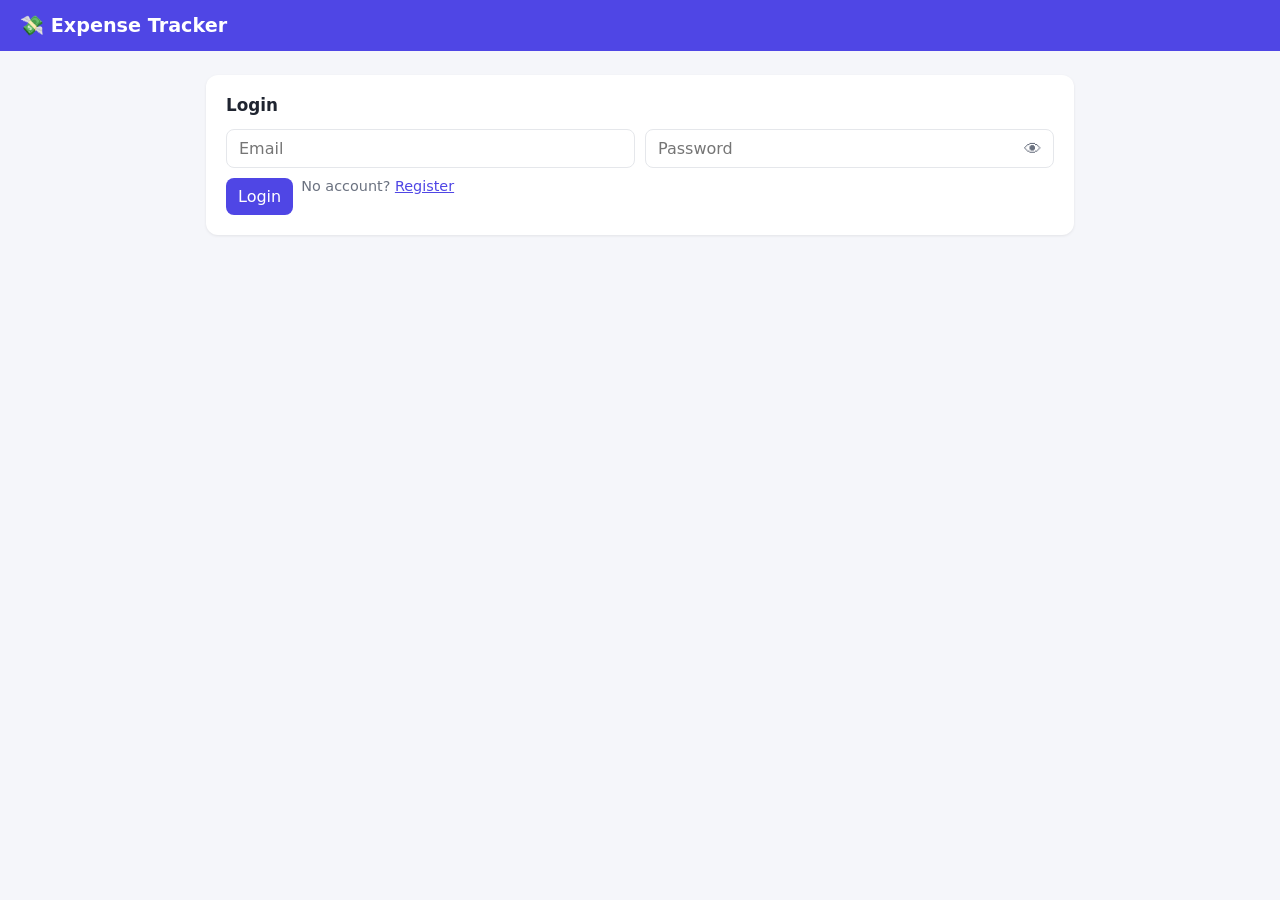
<file: frontend/index.html>
<!DOCTYPE html>
<html lang="en">
<head>
<meta charset="UTF-8">
<meta name="viewport" content="width=device-width, initial-scale=1">
<title>Expense Tracker</title>
<style>
  :root { --bg:#f5f6fa; --card:#fff; --ink:#1f2430; --muted:#6b7280; --brand:#4f46e5; --danger:#dc2626; --ok:#16a34a; --line:#e5e7eb; }
  * { box-sizing:border-box; }
  body { margin:0; font-family:system-ui,-apple-system,Segoe UI,Roboto,sans-serif; background:var(--bg); color:var(--ink); }
  header { background:var(--brand); color:#fff; padding:14px 20px; display:flex; justify-content:space-between; align-items:center; }
  header h1 { margin:0; font-size:1.2rem; }
  main { max-width:900px; margin:24px auto; padding:0 16px; }
  .card { background:var(--card); border-radius:12px; padding:20px; margin-bottom:20px; box-shadow:0 1px 3px rgba(0,0,0,.08); }
  h2 { margin:0 0 14px; font-size:1.05rem; }
  input, select, button { font:inherit; padding:9px 12px; border:1px solid var(--line); border-radius:8px; }
  input, select { width:100%; }
  input:invalid:not(:placeholder-shown) { border-color:var(--danger); }
  button { background:var(--brand); color:#fff; border:none; cursor:pointer; }
  button.ghost { background:transparent; color:var(--brand); border:1px solid var(--brand); }
  button.danger { background:var(--danger); }
  button.small { padding:5px 10px; font-size:.85rem; }
  .row { display:grid; grid-template-columns:repeat(auto-fit,minmax(160px,1fr)); gap:10px; margin-bottom:10px; }
  .actions { display:flex; gap:8px; flex-wrap:wrap; }
  table { width:100%; border-collapse:collapse; }
  th, td { text-align:left; padding:10px 8px; border-bottom:1px solid var(--line); font-size:.92rem; }
  th { color:var(--muted); font-weight:600; }
  .amount { font-variant-numeric:tabular-nums; font-weight:600; }
  .stats { display:grid; grid-template-columns:repeat(auto-fit,minmax(160px,1fr)); gap:12px; }
  .stat { background:var(--bg); border-radius:10px; padding:14px; }
  .stat b { display:block; font-size:1.4rem; margin-top:4px; }
  .msg { padding:10px 12px; border-radius:8px; margin-bottom:12px; display:none; font-size:.9rem; }
  .msg.err { display:block; background:#fee2e2; color:#991b1b; }
  .msg.ok  { display:block; background:#dcfce7; color:#166534; }
  .hidden { display:none !important; }
  .muted { color:var(--muted); font-size:.9rem; }
  .bar { height:8px; background:var(--brand); border-radius:4px; margin-top:4px; }
  a.link { color:var(--brand); cursor:pointer; text-decoration:underline; }
  .pw-wrap { position:relative; }
  .eye { position:absolute; right:4px; top:50%; transform:translateY(-50%); background:none; border:none; color:var(--muted); padding:6px 8px; cursor:pointer; font-size:1.1rem; }
  .hdr-right { display:flex; align-items:center; gap:12px; }
  .chip { background:rgba(255,255,255,.18); padding:6px 12px; border-radius:999px; font-size:.9rem; max-width:220px; overflow:hidden; text-overflow:ellipsis; white-space:nowrap; }
  button:disabled { opacity:.65; cursor:not-allowed; }
  label.lbl { display:block; font-size:.8rem; color:var(--muted); margin-bottom:4px; }
</style>
</head>
<body>

<header>
  <h1>💸 Expense Tracker</h1>
  <div class="hdr-right">
    <span id="userChip" class="chip hidden"></span>
    <button id="logoutBtn" class="ghost hidden" style="color:#fff;border-color:#fff">Logout</button>
  </div>
</header>

<main>
  <div id="msg" class="msg"></div>

  <!-- ===== AUTH VIEW ===== -->
  <section id="authView" class="card">
    <h2 id="authTitle">Login</h2>
    <form id="authForm" novalidate>
      <div class="row">
        <input id="fullname" placeholder="Name" class="hidden">
        <input id="name" placeholder="Username" class="hidden">
        <input id="email" type="email" placeholder="Email" required>
        <div class="pw-wrap">
          <input id="password" type="password" placeholder="Password" required style="padding-right:44px">
          <button type="button" id="eyeBtn" class="eye" aria-label="Show or hide password">👁</button>
        </div>
      </div>
      <div class="actions">
        <button type="submit" id="authSubmit">Login</button>
        <span class="muted"><span id="toggleText">No account?</span> <a class="link" id="toggleLink">Register</a></span>
      </div>
    </form>
  </section>

  <!-- ===== APP VIEW ===== -->
  <div id="appView" class="hidden">

    <section class="card">
      <h2>This month</h2>
      <div class="row" style="max-width:260px">
        <input type="month" id="monthPicker">
      </div>
      <div class="stats" id="stats"></div>
      <div id="catBars" style="margin-top:16px"></div>
    </section>

    <section class="card">
      <h2 id="formTitle">Add expense</h2>
      <form id="expenseForm" novalidate>
        <div class="row">
          <div>
            <label class="lbl" for="eTitle">Title</label>
            <input id="eTitle" placeholder="Title (e.g. Lunch)" required minlength="2" maxlength="100">
          </div>
          <div>
            <label class="lbl" for="eAmount">Amount</label>
            <input id="eAmount" type="number" step="0.01" min="0.01" max="1000000" placeholder="Amount (max 10,00,000)" required>
          </div>
          <div>
            <label class="lbl" for="eCategory">Category</label>
            <input id="eCategory" placeholder="Category (e.g. Food)" pattern="[A-Za-z ]+" title="Letters only, no numbers" maxlength="50">
          </div>
          <div>
            <label class="lbl" for="eDate">Date</label>
            <input id="eDate" type="date">
          </div>
          <div>
            <label class="lbl" for="eNote">Note</label>
            <input id="eNote" placeholder="e.g. online order on Swiggy" maxlength="200">
          </div>
        </div>
        <div class="actions">
          <button type="submit" id="eSubmit">Add</button>
          <button type="button" class="ghost hidden" id="eCancel">Cancel edit</button>
        </div>
      </form>
    </section>

    <section class="card">
      <h2>Expenses</h2>
      <table>
        <thead><tr><th>Date</th><th>Title</th><th>Category</th><th>Note</th><th>Amount</th><th></th></tr></thead>
        <tbody id="rows"></tbody>
      </table>
      <p id="empty" class="muted hidden">No expenses yet. Add your first one above.</p>
    </section>
  </div>
</main>

<script>
/* ============================================================
   CONFIG — change these to match YOUR API.
   ============================================================ */

// Local testing uses your own backend; anywhere else uses Render.
const API_BASE = ["localhost", "127.0.0.1"].includes(location.hostname)
  ? "http://127.0.0.1:8000"
  : "https://expense-tracker-api-g65h.onrender.com";

const ROUTES = {
  register: { method: "POST",   path: "/users/" },
  login:    { method: "POST",   path: "/auth/login" },
  logout:   { method: "POST",   path: "/auth/logout" },
  me:       { method: "GET",    path: "/auth/me" },
  list:     { method: "GET",    path: "/expenses" },
  create:   { method: "POST",   path: "/expenses" },
  update:   (id) => ({ method: "PUT",    path: `/expenses/${id}` }),
  remove:   (id) => ({ method: "DELETE", path: `/expenses/${id}` }),
  summary:  { method: "GET",    path: "/expenses/summary" }
};

// Field names your expense JSON uses. They must match your backend schema
// EXACTLY, including lowercase. If your schema calls the note "msg" or
// "description", change only the word on the "note:" line.
const F = {
  id: "id",
  title: "title",
  amount: "amount",
  category: "category",
  date: "expense_date",
  note: "note"
};

// Input limits (keep these the same as your backend schema)
const MAX_AMOUNT = 1000000;
/* ============================================================ */

const $ = (id) => document.getElementById(id);
let token = localStorage.getItem("token");
let registerMode = false;
let editingId = null;
let expenses = [];

/* ---------- helpers ---------- */
function show(text, type = "err") {
  const m = $("msg"); m.textContent = text; m.className = "msg " + type;
  if (type === "ok") setTimeout(() => (m.className = "msg"), 2500);
}
function clearMsg() { $("msg").className = "msg"; }

/* ---------- friendly error messages ---------- */
const FIELD_LABELS = {
  email: "Email", password: "Password", username: "Username", name: "Name",
  title: "Title", amount: "Amount", category: "Category",
  expense_date: "Date", note: "Note"
};

function cleanMsg(m) {
  return String(m || "").replace(/^Value error,\s*/i, "").replace(/^./, (c) => c.toUpperCase());
}

function friendlyError(status, detail) {
  if (Array.isArray(detail)) {
    return detail.map((d) => {
      const field = FIELD_LABELS[d.loc && d.loc[d.loc.length - 1]];
      const msg = cleanMsg(d.msg);
      return field ? `${field}: ${msg}` : msg;
    }).join(" • ");
  }
  if (typeof detail === "string" && detail && status < 500) return cleanMsg(detail);
  if (status === 404) return "We couldn't find what you were looking for.";
  if (status === 429) return "Too many attempts. Please wait a moment and try again.";
  if (status >= 500) return "Something went wrong on our side. Please try again in a moment.";
  return "Something went wrong. Please try again.";
}

async function api(route, { body, form, query } = {}) {
  const headers = {};
  if (token) headers["Authorization"] = "Bearer " + token;
  let payload;
  if (form)      { headers["Content-Type"] = "application/x-www-form-urlencoded"; payload = new URLSearchParams(form); }
  else if (body) { headers["Content-Type"] = "application/json"; payload = JSON.stringify(body); }
  const qs = query ? "?" + new URLSearchParams(query) : "";

  let res;
  try {
    res = await fetch(API_BASE + route.path + qs, { method: route.method, headers, body: payload });
  } catch {
    throw new Error("Can't reach the server. Check your internet connection and try again. If the server was idle, give it a few seconds to wake up.");
  }

  if (res.status === 401 && token) { doLocalLogout(); throw new Error("Your session has expired. Please log in again."); }
  if (!res.ok) {
    let detail = null;
    try { detail = (await res.json()).detail; } catch {}
    throw new Error(friendlyError(res.status, detail));
  }
  return res.status === 204 ? null : res.json().catch(() => null);
}

/* ---------- show / hide password ---------- */
$("eyeBtn").onclick = () => {
  const p = $("password");
  const hidden = p.type === "password";
  p.type = hidden ? "text" : "password";
  $("eyeBtn").textContent = hidden ? "🙈" : "👁";
};

/* ---------- auth ---------- */
function renderAuthMode() {
  $("authTitle").textContent = registerMode ? "Register" : "Login";
  $("authSubmit").textContent = registerMode ? "Create account" : "Login";
  $("toggleText").textContent = registerMode ? "Have an account?" : "No account?";
  $("toggleLink").textContent = registerMode ? "Login" : "Register";
  $("name").classList.toggle("hidden", !registerMode);
  $("fullname").classList.toggle("hidden", !registerMode);
}
$("toggleLink").onclick = () => { registerMode = !registerMode; renderAuthMode(); clearMsg(); };

const EMAIL_RE = /^[^\s@]+@[^\s@]+\.[^\s@]{2,}$/;

function fail(msg, fieldId) {
  show(msg);
  if (fieldId) $(fieldId).focus();
}

$("authForm").onsubmit = async (e) => {
  e.preventDefault(); clearMsg();
  const email = $("email").value.trim(), password = $("password").value;
  const fullname = $("fullname").value.trim(), username = $("name").value.trim();

  if (registerMode) {
    if (!/^[A-Za-z][A-Za-z .'-]{1,49}$/.test(fullname))
      return fail("Please enter your name (letters only, at least 2 characters).", "fullname");
    if (!/^[A-Za-z0-9_]{3,20}$/.test(username))
      return fail("Username must be 3 to 20 characters: letters, numbers or underscore only.", "name");
  }
  if (!email) return fail("Please enter your email address.", "email");
  if (!EMAIL_RE.test(email)) return fail("That doesn't look like a valid email address.", "email");
  if (!password) return fail("Please enter your password.", "password");
  if (registerMode && password.length < 8) return fail("Password must be at least 8 characters.", "password");

  const btn = $("authSubmit");
  btn.disabled = true;
  btn.textContent = registerMode ? "Creating account…" : "Logging in…";
  try {
    if (registerMode) {
      await api(ROUTES.register, { body: { name: fullname, username, email, password } });
      show("Account created. Please log in.", "ok");
      registerMode = false; renderAuthMode();
      return;
    }
    token = null;   // make sure an old token is not sent with a fresh login
    const data = await api(ROUTES.login, { body: { email, password } });
    if (!data || !data.access_token) {
      throw new Error("Login did not work. Please try again in a moment.");
    }
    token = data.access_token;
    localStorage.setItem("token", token);
    localStorage.setItem("userLabel", email);   // fallback label until the username loads
    $("password").value = "";
    enterApp();
  } catch (err) { show(err.message); }
  finally { btn.disabled = false; renderAuthMode(); }
};

function doLocalLogout() {
  token = null;
  localStorage.removeItem("token");
  localStorage.removeItem("userLabel");
  $("authView").classList.remove("hidden");
  $("appView").classList.add("hidden");
  $("logoutBtn").classList.add("hidden");
  $("userChip").classList.add("hidden");
}

/* Shows the logged-in username in the header */
async function loadMe() {
  let label = localStorage.getItem("userLabel");
  try {
    const me = await api(ROUTES.me);
    if (me) {
      label = me.username || me.name || me.email || label;
      if (label) localStorage.setItem("userLabel", label);
    }
  } catch {}
  if (!token) return;   // logged out while loading
  if (label) {
    $("userChip").textContent = "👤 " + label;
    $("userChip").classList.remove("hidden");
  }
}
$("logoutBtn").onclick = async () => {
  try { await api(ROUTES.logout); } catch {}
  doLocalLogout();
};

/* ---------- app ---------- */
function enterApp() {
  $("authView").classList.add("hidden");
  $("appView").classList.remove("hidden");
  $("logoutBtn").classList.remove("hidden");
  const now = new Date();
  if (!$("monthPicker").value)
    $("monthPicker").value = `${now.getFullYear()}-${String(now.getMonth() + 1).padStart(2, "0")}`;
  loadMe();
  loadAll();
}

async function loadAll() {
  try {
    expenses = (await api(ROUTES.list)) || [];
    renderTable();
    loadSummary();
  } catch (err) { show(err.message); }
}

function fmt(n) { return "₹" + Number(n).toLocaleString("en-IN", { minimumFractionDigits: 2, maximumFractionDigits: 2 }); }

function getDate(x) {
  let v = x[F.date];
  if (!v) { const k = Object.keys(x).find((k) => /date|created|time/i.test(k)); if (k) v = x[k]; }
  return (v || "").toString().slice(0, 10);
}

function renderTable() {
  const tbody = $("rows"); tbody.innerHTML = "";
  $("empty").classList.toggle("hidden", expenses.length > 0);
  for (const x of expenses) {
    const tr = document.createElement("tr");
    const cells = [getDate(x), x[F.title], x[F.category] || "—", x[F.note] || "—"];
    cells.forEach((v) => { const td = document.createElement("td"); td.textContent = v; tr.appendChild(td); });

    const amt = document.createElement("td"); amt.className = "amount"; amt.textContent = fmt(x[F.amount]); tr.appendChild(amt);

    const act = document.createElement("td"); act.className = "actions";
    const ed = document.createElement("button"); ed.className = "small ghost"; ed.textContent = "Edit";
    ed.onclick = () => startEdit(x);
    const del = document.createElement("button"); del.className = "small danger"; del.textContent = "Delete";
    del.onclick = () => deleteExpense(x[F.id]);
    act.append(ed, del); tr.appendChild(act);
    tbody.appendChild(tr);
  }
}

function loadSummary() {
  const [y, m] = ($("monthPicker").value || "").split("-");
  const inMonth = expenses.filter((x) => getDate(x).startsWith(`${y}-${m}`));
  const total = inMonth.reduce((s, x) => s + Number(x[F.amount]), 0);

  const byCat = {};
  inMonth.forEach((x) => { const c = x[F.category] || "Uncategorised"; byCat[c] = (byCat[c] || 0) + Number(x[F.amount]); });

  $("stats").innerHTML = `
    <div class="stat">Total spent<b>${fmt(total)}</b></div>
    <div class="stat">Expenses<b>${inMonth.length}</b></div>
    `;

  const bars = $("catBars"); bars.innerHTML = "";
  Object.entries(byCat).sort((a, b) => b[1] - a[1]).forEach(([cat, sum]) => {
    const div = document.createElement("div"); div.style.marginBottom = "10px";
    const label = document.createElement("div"); label.className = "muted";
    label.textContent = `${cat} — ${fmt(sum)}`;
    const bar = document.createElement("div"); bar.className = "bar"; bar.style.width = (total ? (sum / total) * 100 : 0) + "%";
    div.append(label, bar); bars.appendChild(div);
  });
}
$("monthPicker").onchange = loadSummary;

/* ---------- create / edit / delete (with validation) ---------- */
$("expenseForm").onsubmit = async (e) => {
  e.preventDefault(); clearMsg();

  const title = $("eTitle").value.trim();
  const amountText = $("eAmount").value.trim();
  const amount = parseFloat(amountText);
  const category = $("eCategory").value.trim();
  const expenseDate = $("eDate").value;          // "YYYY-MM-DD" or ""
  const note = $("eNote").value.trim();

  if (title.length < 2 || title.length > 100)
    return show("Title must be 2 to 100 characters.");
  if (!Number.isFinite(amount) || amount <= 0)
    return show("Amount must be greater than 0.");
  if (amount > MAX_AMOUNT)
    return show("Amount cannot be more than ₹10,00,000.");
  if (!/^\d+(\.\d{1,2})?$/.test(amountText))
    return show("Amount can have at most 2 decimal places.");
  if (category && !/^[A-Za-z ]{1,50}$/.test(category))
    return show("Category must be letters only (no numbers or symbols).");
  if (note.length > 200)
    return show("Note can be at most 200 characters.");

  const body = {
    [F.title]: title,
    [F.amount]: amount,
    [F.category]: category || null
  };
  if (expenseDate) body[F.date] = expenseDate;   // only sent when chosen
  if (note) body[F.note] = note;                 // only sent when typed

  try {
    if (editingId !== null) await api(ROUTES.update(editingId), { body });
    else await api(ROUTES.create, { body });
    show(editingId !== null ? "Expense updated." : "Expense added.", "ok");
    resetForm(); loadAll();
  } catch (err) { show(err.message); }
};

function startEdit(x) {
  editingId = x[F.id];
  $("eTitle").value = x[F.title];
  $("eAmount").value = x[F.amount];
  $("eCategory").value = x[F.category] || "";
  $("eDate").value = getDate(x);
  $("eNote").value = x[F.note] || "";
  $("formTitle").textContent = "Edit expense"; $("eSubmit").textContent = "Save";
  $("eCancel").classList.remove("hidden");
  window.scrollTo({ top: $("expenseForm").offsetTop - 80, behavior: "smooth" });
}
function resetForm() {
  editingId = null; $("expenseForm").reset();
  $("formTitle").textContent = "Add expense"; $("eSubmit").textContent = "Add";
  $("eCancel").classList.add("hidden");
}
$("eCancel").onclick = resetForm;

async function deleteExpense(id) {
  if (!confirm("Delete this expense?")) return;
  try { await api(ROUTES.remove(id)); show("Deleted.", "ok"); loadAll(); }
  catch (err) { show(err.message); }
}

/* ---------- boot ---------- */
renderAuthMode();
if (token) enterApp();
</script>
</body>
</html>
</file>
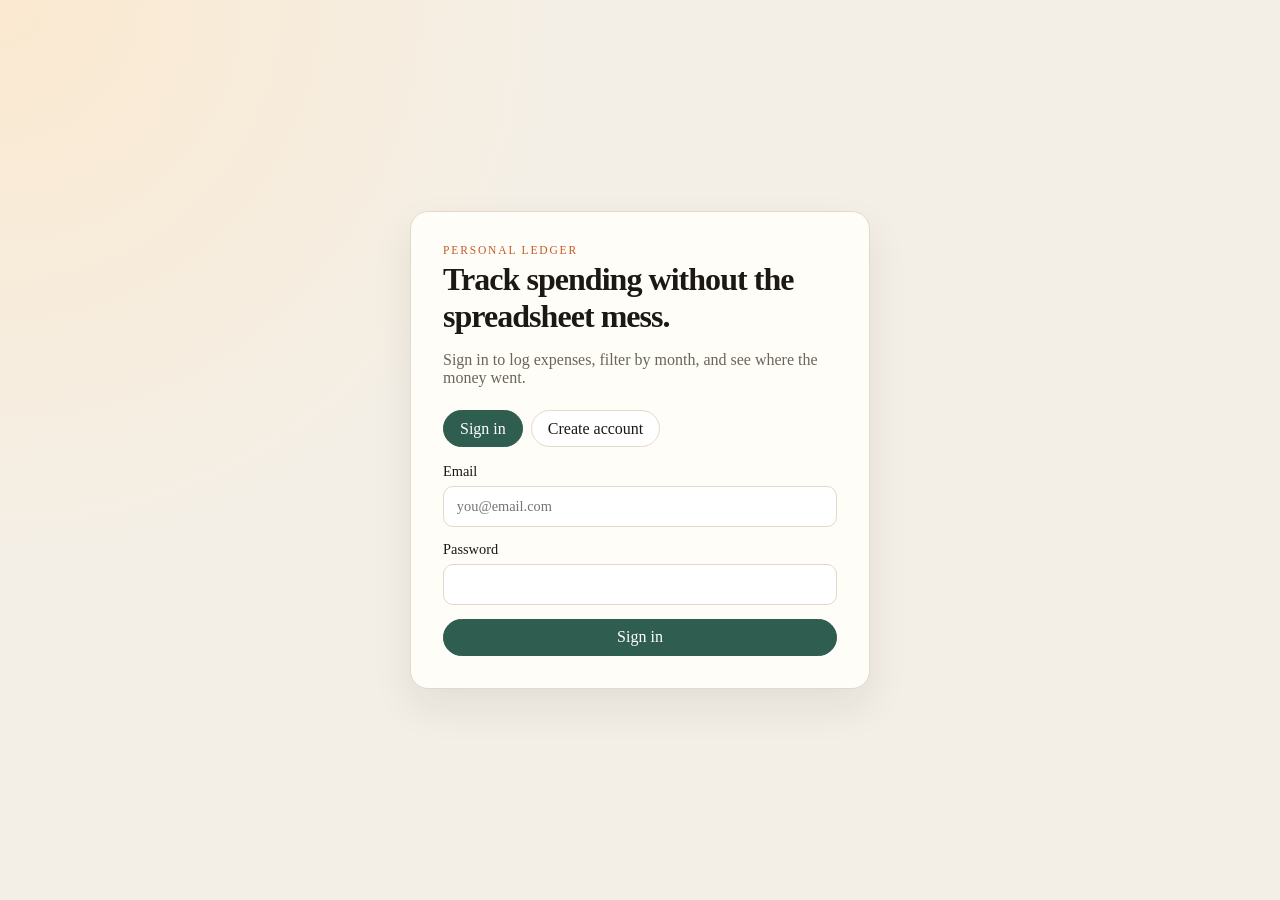
<file: static/index.html>
<!DOCTYPE html>
<html lang="en">
<head>
  <meta charset="UTF-8" />
  <meta name="viewport" content="width=device-width, initial-scale=1.0" />
  <title>Ledger — Expense Tracker</title>
  <link rel="stylesheet" href="/static/styles.css" />
</head>
<body>
  <div id="auth-view" class="auth-shell">
    <div class="auth-card">
      <p class="eyebrow">Personal ledger</p>
      <h1>Track spending without the spreadsheet mess.</h1>
      <p class="lede">Sign in to log expenses, filter by month, and see where the money went.</p>

      <div class="tabs">
        <button type="button" class="tab is-active" data-auth="login">Sign in</button>
        <button type="button" class="tab" data-auth="register">Create account</button>
      </div>

      <form id="login-form" class="stack">
        <label>
          Email
          <input type="email" name="email" required placeholder="you@email.com" />
        </label>
        <label>
          Password
          <input type="password" name="password" required minlength="3" />
        </label>
        <button type="submit" class="btn primary">Sign in</button>
      </form>

      <form id="register-form" class="stack hidden">
        <label>
          Name
          <input type="text" name="name" required placeholder="Your name" />
        </label>
        <label>
          Email
          <input type="email" name="email" required placeholder="you@email.com" />
        </label>
        <label>
          Password
          <input type="password" name="password" required minlength="3" />
        </label>
        <button type="submit" class="btn primary">Create account</button>
      </form>

      <p id="auth-error" class="error hidden"></p>
    </div>
  </div>

  <div id="app-view" class="hidden">
    <header class="topbar">
      <div>
        <p class="eyebrow">Ledger</p>
        <h1>Hello, <span id="user-name">there</span></h1>
      </div>
      <button type="button" id="logout-btn" class="btn ghost">Sign out</button>
    </header>

    <main class="layout">
      <section class="panel">
        <h2>Add expense</h2>
        <form id="expense-form" class="stack">
          <label>
            Title
            <input type="text" name="title" placeholder="Lunch, cab, electricity..." />
          </label>
          <div class="row">
            <label>
              Amount
              <input type="number" name="amount" min="1" required placeholder="500" />
            </label>
            <label>
              Date
              <input type="date" name="expense_date" required />
            </label>
          </div>
          <label>
            Category
            <select name="category" required>
              <option value="Food">Food</option>
              <option value="Travel">Travel</option>
              <option value="Bills">Bills</option>
              <option value="Shopping">Shopping</option>
              <option value="Health">Health</option>
              <option value="Other">Other</option>
            </select>
          </label>
          <button type="submit" class="btn primary">Save expense</button>
          <p id="expense-error" class="error hidden"></p>
        </form>
      </section>

      <section class="panel wide">
        <div class="panel-head">
          <h2>This month</h2>
          <label class="inline">
            Month
            <select id="summary-month"></select>
          </label>
        </div>
        <div id="summary-cards" class="cards"></div>
      </section>

      <section class="panel full">
        <div class="panel-head">
          <h2>All expenses</h2>
        </div>
        <form id="filter-form" class="filters">
          <label>
            Category
            <select name="category">
              <option value="">All</option>
              <option value="Food">Food</option>
              <option value="Travel">Travel</option>
              <option value="Bills">Bills</option>
              <option value="Shopping">Shopping</option>
              <option value="Health">Health</option>
              <option value="Other">Other</option>
            </select>
          </label>
          <label>
            Month
            <select name="month">
              <option value="">All</option>
            </select>
          </label>
          <label>
            Min
            <input type="number" name="min_amount" min="1" placeholder="0" />
          </label>
          <label>
            Max
            <input type="number" name="max_amount" min="1" placeholder="10000" />
          </label>
          <button type="submit" class="btn">Filter</button>
          <button type="button" id="reset-filters" class="btn ghost">Reset</button>
        </form>
        <div class="table-wrap">
          <table>
            <thead>
              <tr>
                <th>Date</th>
                <th>Title</th>
                <th>Category</th>
                <th class="num">Amount</th>
              </tr>
            </thead>
            <tbody id="expense-rows"></tbody>
          </table>
        </div>
        <p id="empty-state" class="muted hidden">No expenses yet. Add your first one on the left.</p>
      </section>
    </main>
  </div>

  <script src="/static/app.js"></script>
</body>
</html>
</file>
<file: static/styles.css>
:root {
  --ink: #1c1914;
  --muted: #6b6458;
  --paper: #f4efe6;
  --card: #fffdf8;
  --line: #e3d9c8;
  --forest: #2f5d50;
  --forest-dark: #214239;
  --clay: #c45c26;
  --danger: #9b2c2c;
  --shadow: 0 18px 40px rgba(28, 25, 20, 0.08);
}

* { box-sizing: border-box; }

html, body {
  margin: 0;
  min-height: 100%;
  font-family: "Segoe UI", Georgia, serif;
  color: var(--ink);
  background:
    radial-gradient(circle at top left, #fbe9d0 0, transparent 36%),
    var(--paper);
}

h1, h2 {
  margin: 0 0 0.4rem;
  font-weight: 650;
  letter-spacing: -0.03em;
}

.eyebrow {
  margin: 0 0 0.35rem;
  text-transform: uppercase;
  letter-spacing: 0.16em;
  font-size: 0.72rem;
  color: var(--clay);
}

.lede, .muted { color: var(--muted); }

.hidden { display: none !important; }

.auth-shell {
  min-height: 100vh;
  display: grid;
  place-items: center;
  padding: 2rem;
}

.auth-card, .panel {
  background: var(--card);
  border: 1px solid var(--line);
  border-radius: 18px;
  box-shadow: var(--shadow);
}

.auth-card {
  width: min(460px, 100%);
  padding: 2rem;
}

.tabs {
  display: flex;
  gap: 0.5rem;
  margin: 1.4rem 0 1rem;
}

.tab, .btn {
  border: 1px solid var(--line);
  background: #fff;
  color: var(--ink);
  border-radius: 999px;
  padding: 0.55rem 1rem;
  cursor: pointer;
  font: inherit;
}

.tab.is-active, .btn.primary {
  background: var(--forest);
  border-color: var(--forest);
  color: #fff;
}

.btn.primary:hover { background: var(--forest-dark); }

.btn.ghost {
  background: transparent;
}

.stack {
  display: grid;
  gap: 0.85rem;
}

label {
  display: grid;
  gap: 0.35rem;
  font-size: 0.9rem;
}

input, select {
  width: 100%;
  padding: 0.7rem 0.8rem;
  border-radius: 10px;
  border: 1px solid var(--line);
  background: #fff;
  font: inherit;
}

.topbar {
  display: flex;
  justify-content: space-between;
  align-items: center;
  padding: 1.5rem 2rem 0.5rem;
}

.layout {
  display: grid;
  grid-template-columns: 340px 1fr;
  gap: 1.2rem;
  padding: 1.2rem 2rem 2rem;
}

.panel { padding: 1.2rem; }
.panel.wide, .panel.full { min-width: 0; }
.panel.full { grid-column: 1 / -1; }

.panel-head {
  display: flex;
  justify-content: space-between;
  align-items: center;
  gap: 1rem;
  margin-bottom: 1rem;
}

.row {
  display: grid;
  grid-template-columns: 1fr 1fr;
  gap: 0.8rem;
}

.cards {
  display: grid;
  grid-template-columns: repeat(auto-fit, minmax(140px, 1fr));
  gap: 0.8rem;
}

.card {
  padding: 0.9rem;
  border-radius: 14px;
  background: #f7f1e6;
}

.card strong {
  display: block;
  font-size: 1.25rem;
  margin-top: 0.25rem;
}

.filters {
  display: grid;
  grid-template-columns: repeat(6, minmax(0, 1fr));
  gap: 0.7rem;
  align-items: end;
  margin-bottom: 1rem;
}

.table-wrap { overflow-x: auto; }

table {
  width: 100%;
  border-collapse: collapse;
}

th, td {
  text-align: left;
  padding: 0.75rem 0.4rem;
  border-bottom: 1px solid var(--line);
}

.num { text-align: right; }

.error {
  color: var(--danger);
  margin: 0.4rem 0 0;
}

@media (max-width: 900px) {
  .layout, .filters, .row {
    grid-template-columns: 1fr;
  }

  .topbar, .layout {
    padding-left: 1rem;
    padding-right: 1rem;
  }
}
</file>
